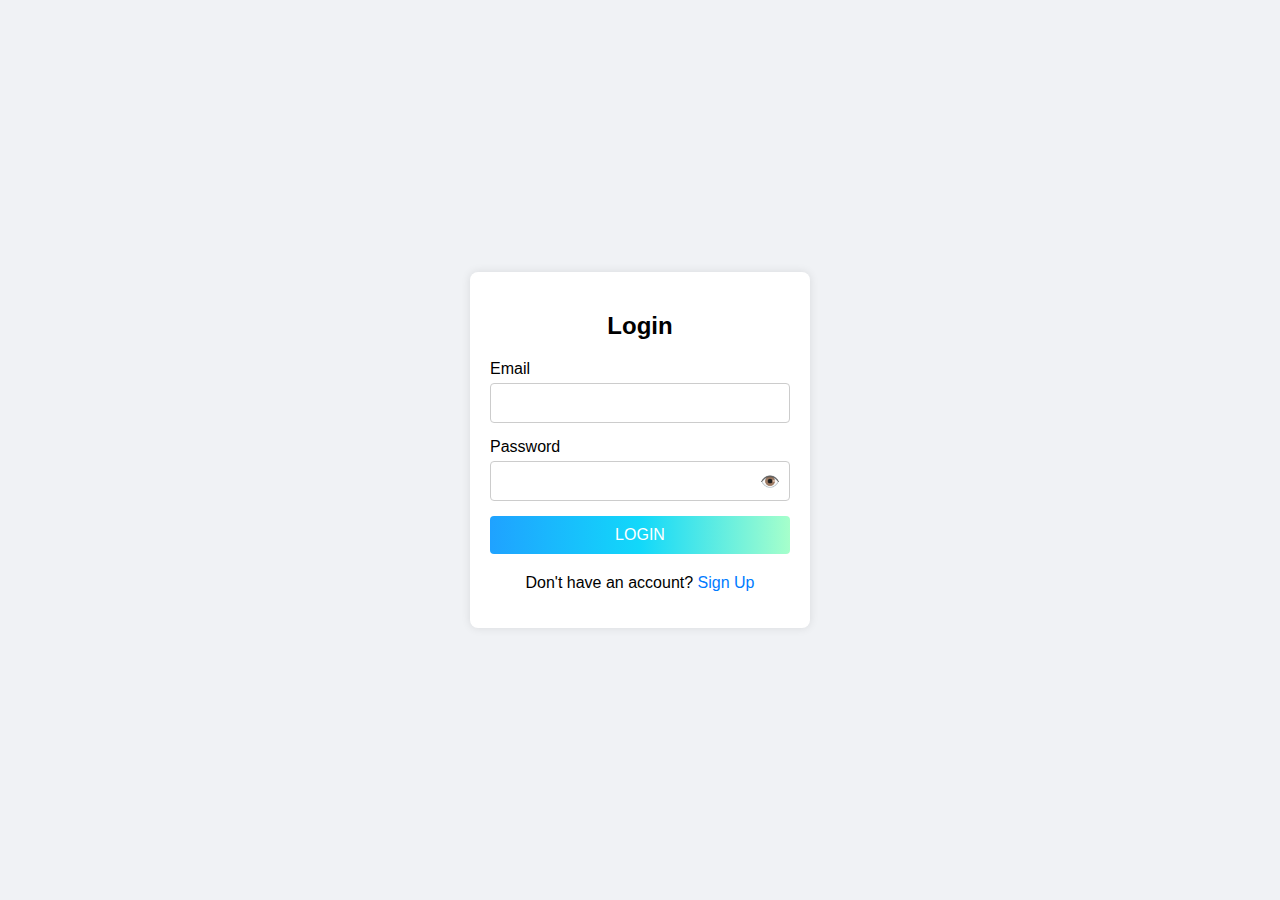
<file: index.html>
<!DOCTYPE html>
<html lang="en">
<head>
    <meta charset="UTF-8">
    <meta name="viewport" content="width=device-width, initial-scale=1.0">
    <title>Login Page</title>
    <link rel="stylesheet" href="styles.css">
</head>
<body>
    <div class="login-container">
        <h2>Login</h2>
        <form id="loginForm">
            <div class="form-group">
                <label for="email">Email</label>
                <input type="email" id="email" name="email" required>
            </div>
            <div class="form-group">
                <label for="password">Password</label>
                <div class="password-container">
                    <input type="password" id="password" name="password" required>
                    <span class="toggle-password">👁️</span>
                </div>
            </div>
            <button type="submit">LOGIN <img src="loading.gif" class="loader"></button>
            
        </form>
        <p id="message"></p>
        <p>Don't have an account? <a href="signup/signUp.html">Sign Up</a></p>
    </div>
    <script src="login/login.js"></script>
</body>
</html>
</file>
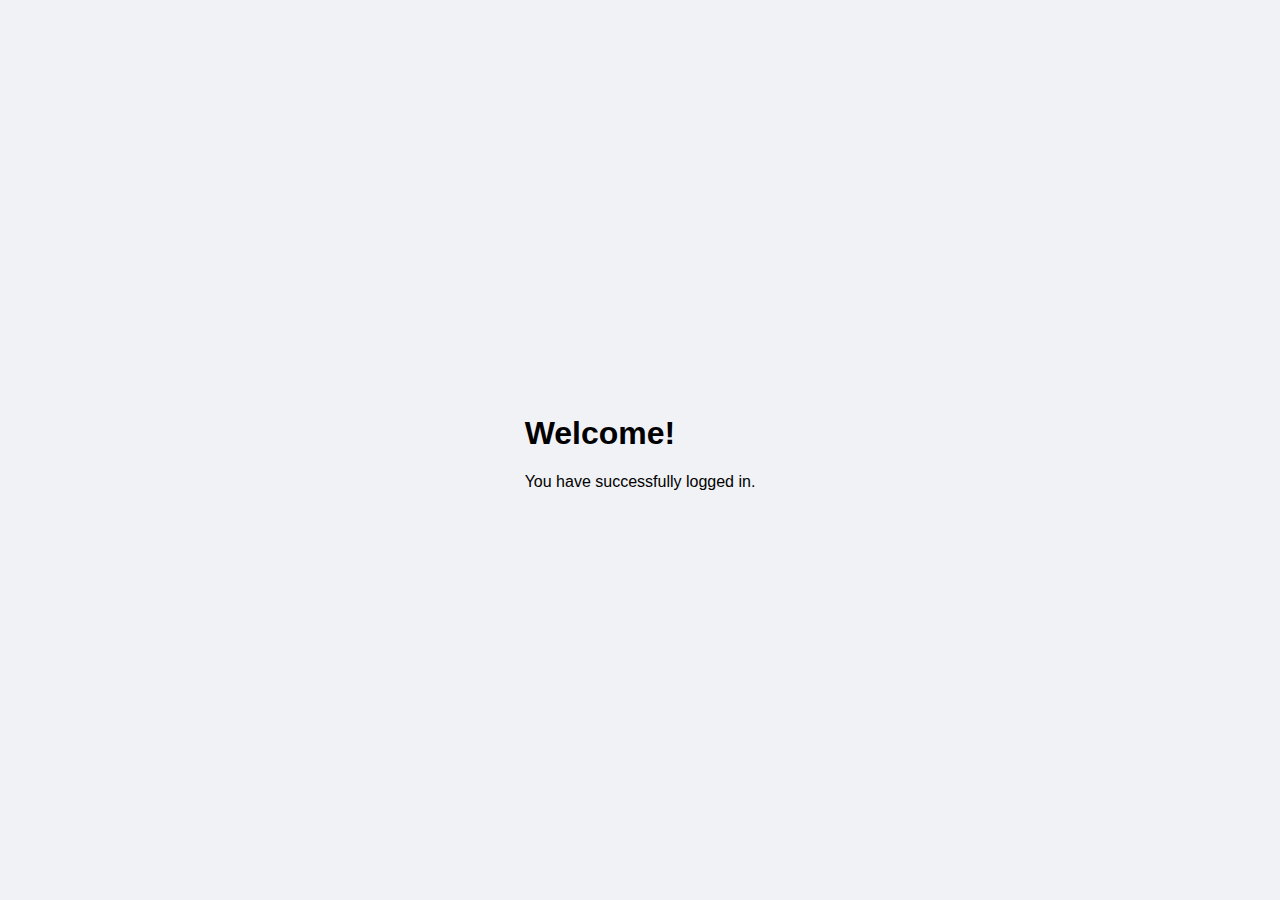
<file: pages/page1.html>
<!DOCTYPE html>
<html lang="en">
<head>
    <meta charset="UTF-8">
    <meta name="viewport" content="width=device-width, initial-scale=1.0">
    <title>Welcome Page</title>
    <link rel="stylesheet" href="../styles.css">
</head>
<body>
    <div class="welcome-container">
        <h1>Welcome!</h1>
        <p>You have successfully logged in.</p>
    </div>
</body>
</html>
</file>
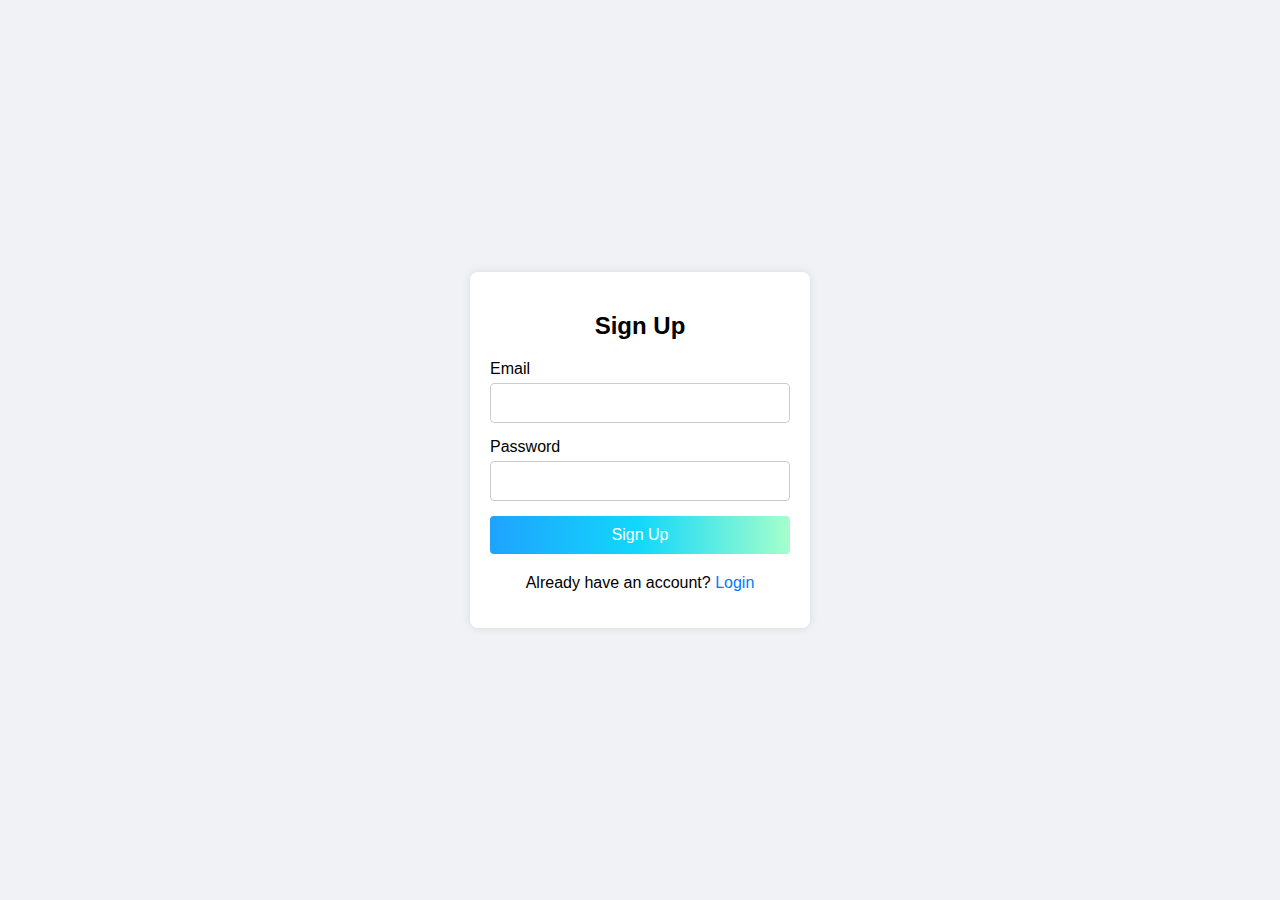
<file: signup/signUp.html>
<!DOCTYPE html>
<html lang="en">
<head>
    <meta charset="UTF-8">
    <meta name="viewport" content="width=device-width, initial-scale=1.0">
    <title>Sign Up Page</title>
    <link rel="stylesheet" href="../styles.css">
</head>
<body>
    <div class="signup-container">
        <h2>Sign Up</h2>
        <form id="signupForm">
            <div class="form-group">
                <label for="newEmail">Email</label>
                <input type="email" id="newEmail" name="newEmail" required>
            </div>
            <div class="form-group">
                <label for="newPassword">Password</label>
                <input type="password" id="newPassword" name="newPassword" required>
            </div>
            <button type="submit">Sign Up  <img src="../loading.gif" class="loader"></button>
        </form>
        <p id="signupMessage"></p>
        <p>Already have an account? <a href="../index.html">Login</a></p>
    </div>
    <script src="signUp.js"></script>
</body>
</html>
</file>
<file: styles.css>
body {
    font-family: Arial, sans-serif;
    display: flex;
    justify-content: center;
    align-items: center;
    height: 100vh;
    margin: 0;
    background-color: #f0f2f5;
}

.login-container, .signup-container {
    background-color: white;
    padding: 20px;
    border-radius: 8px;
    box-shadow: 0 0 10px rgba(0, 0, 0, 0.1);
    width: 300px;
    text-align: center;
}

h2 {
    margin-bottom: 20px;
}

.form-group {
    margin-bottom: 15px;
    text-align: left;
}

label {
    display: block;
    margin-bottom: 5px;
}

input {
    width: 100%;
    padding: 10px;
    box-sizing: border-box;
    border: 1px solid #ccc;
    border-radius: 4px;
    font-size: 16px;
}

.password-container {
    position: relative;
}

.password-container input {
    padding-right: 30px;
}

.toggle-password {
    position: absolute;
    right: 10px;
    top: 50%;
    transform: translateY(-50%);
    cursor: pointer;
}

button {
    width: 100%;
    padding: 10px;
    background: linear-gradient(to right, #1fa2ff, #12d8fa, #a6ffcb);
    border: none;
    color: white;
    border-radius: 4px;
    cursor: pointer;
    font-size: 16px;
    margin-top: 10px;
    position: relative;
    display: flex;
    align-items: center;
    justify-content: center;
}

button:hover {
    background: linear-gradient(to right, #12d8fa, #1fa2ff);
}

button .loader {
    margin-left: 10px;
    width: 20px; 
    height: 20px;
    display: none;
}

#message, #signupMessage {
    margin-top: 15px;
    color: red;
}

p {
    margin-top: 20px;
}

a {
    color: #007bff;
    text-decoration: none;
}

a:hover {
    text-decoration: underline;
}
</file>
